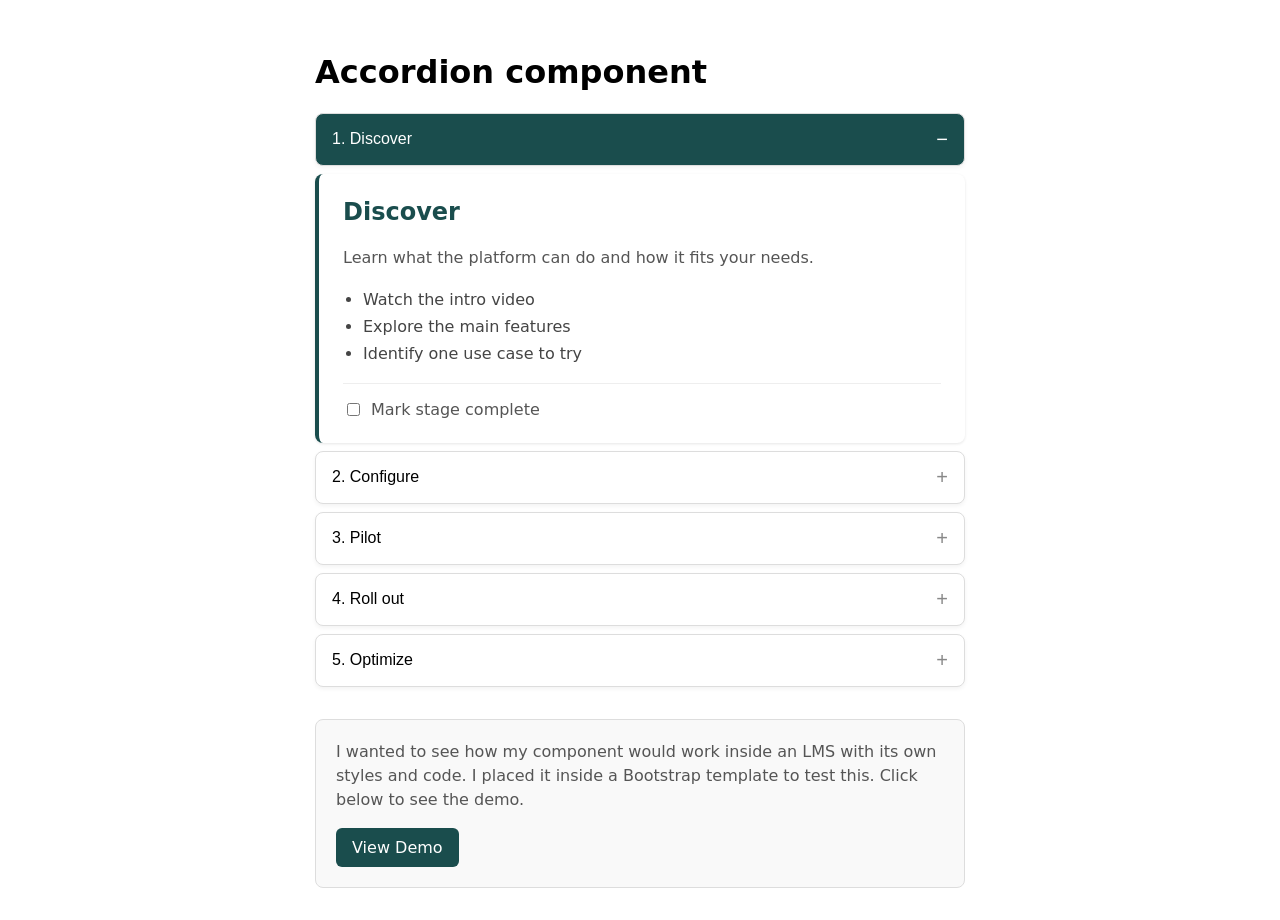
<file: index.html>
<!DOCTYPE html>
<html lang="en">

<head>
    <meta charset="UTF-8">
    <meta name="viewport" content="width=device-width, initial-scale=1.0">
    <title>Adoption Stages</title>
    <link rel="stylesheet" href="styles.css">
</head>

<body>

<div class="stages">
    <h1> Accordion component</h1>
    <div class="stage">
        <button class="tab active" aria-expanded="true" aria-controls="discover-panel">
            1. Discover
        </button>

        <section class="panel active" id="discover-panel">
            <h2>Discover</h2>
            <p>Learn what the platform can do and how it fits your needs.</p>

            <ul>
                <li>Watch the intro video</li>
                <li>Explore the main features</li>
                <li>Identify one use case to try</li>
            </ul>

            <label class="complete">
                <input type="checkbox">
                Mark stage complete
            </label>
        </section>
    </div>

    <div class="stage">
        <button class="tab" aria-expanded="false" aria-controls="configure-panel">
            2. Configure
        </button>

        <section class="panel" id="configure-panel">
            <h2>Configure</h2>
            <p>Set up your workspace and connect your tools.</p>

            <ul>
                <li>Create your first project</li>
                <li>Invite a team member</li>
                <li>Connect an integration</li>
            </ul>

            <label class="complete">
                <input type="checkbox">
                Mark stage complete
            </label>
        </section>
    </div>

    <div class="stage">
        <button class="tab" aria-expanded="false" aria-controls="pilot-panel">
            3. Pilot
        </button>

        <section class="panel" id="pilot-panel">
            <h2>Pilot</h2>
            <p>Test with a small group before wider rollout.</p>

            <ul>
                <li>Run a pilot with 3-5 users</li>
                <li>Collect feedback</li>
                <li>Document what worked</li>
            </ul>

            <label class="complete">
                <input type="checkbox">
                Mark stage complete
            </label>
        </section>
    </div>

    <div class="stage">
        <button class="tab" aria-expanded="false" aria-controls="rollout-panel">
            4. Roll out
        </button>

        <section class="panel" id="rollout-panel">
            <h2>Roll out</h2>
            <p>Expand to your full team with a clear plan.</p>

            <ul>
                <li>Create a rollout timeline</li>
                <li>Train your team</li>
                <li>Set up support</li>
            </ul>

            <label class="complete">
                <input type="checkbox">
                Mark stage complete
            </label>
        </section>
    </div>

    <div class="stage">
        <button class="tab" aria-expanded="false" aria-controls="optimize-panel">
            5. Optimize
        </button>

        <section class="panel" id="optimize-panel">
            <h2>Optimize</h2>
            <p>Build habits that keep the platform useful after launch.</p>

            <ul>
                <li>Review usage regularly</li>
                <li>Onboard new starters smoothly</li>
                <li>Retire old processes</li>
            </ul>

            <label class="complete">
                <input type="checkbox">
                Mark stage complete
            </label>
        </section>
    </div>

</div>
<div class="lms-note">
    <p>I wanted to see how my component would work inside an LMS with its own styles and code. I placed it inside a Bootstrap template to test this. Click below to see the demo.</p>
    <a href="bootstrap/index.html" class="demo-link">View  Demo</a>
</div>

<script src="script.js"></script>

</body>
</html>
</file>
<file: styles.css>
* { box-sizing: border-box; }

body {
    margin: 0;
    padding: 2rem 1rem;
    font-family: system-ui, sans-serif;
}

.stages, .lms-note {
    max-width: 650px;
    margin: 0 auto;
}

.stage { margin-bottom: 0.5rem; }

.tab {
    display: flex;
    justify-content: space-between;
    align-items: center;
    width: 100%;
    padding: 0.875rem 1rem;
    border: 1px solid #ddd;
    border-radius: 8px;
    background: white;
    font-size: 1rem;
    font-weight: 500;
    cursor: pointer;
    box-shadow: 0 2px 4px rgba(0,0,0,0.05);
}

.tab::after { content: "+"; color: #888; font-size: 1.25rem; }
.tab:hover { background: #fafafa; }
.tab.active { background: #1a4d4d; color: white; }
.tab.active::after { content: "−"; color: white; }
.tab.done { background: #e8f5e9; color: #2e7d32; }
.tab.done::before { content: "✓ "; }

.tab:focus-visible, .demo-link:focus-visible {
    outline: 3px solid #1a4d4d;
    outline-offset: 3px;
}

.panel {
    margin-top: 0.5rem;
    padding: 1.5rem;
    border-left: 4px solid #1a4d4d;
    border-radius: 8px;
    box-shadow: 0 1px 3px rgba(0,0,0,0.1);
}

.stages.is-enhanced .panel { display: none; }
.stages.is-enhanced .panel.active { display: block; }

.panel h2 { margin-top: 0; color: #1a4d4d; }
.panel p { color: #555; line-height: 1.5; }
.panel ul { padding-left: 1.25rem; }
.panel li { padding: 0.25rem 0; color: #444; }

.complete {
    display: flex;
    align-items: center;
    gap: 0.5rem;
    margin-top: 1rem;
    padding-top: 1rem;
    border-top: 1px solid #eee;
    color: #555;
    cursor: pointer;
}

.complete input { accent-color: #1a4d4d; }

.lms-note {
    margin-top: 2rem;
    padding: 1.25rem;
    background: #f9f9f9;
    border: 1px solid #ddd;
    border-radius: 8px;
}

.lms-note p { margin: 0 0 1rem; color: #555; line-height: 1.5; }

.demo-link {
    display: inline-block;
    padding: 0.625rem 1rem;
    background: #1a4d4d;
    color: white;
    text-decoration: none;
    border-radius: 6px;
    font-weight: 500;
}

.demo-link:hover { background: #2a6363; }
</file>
